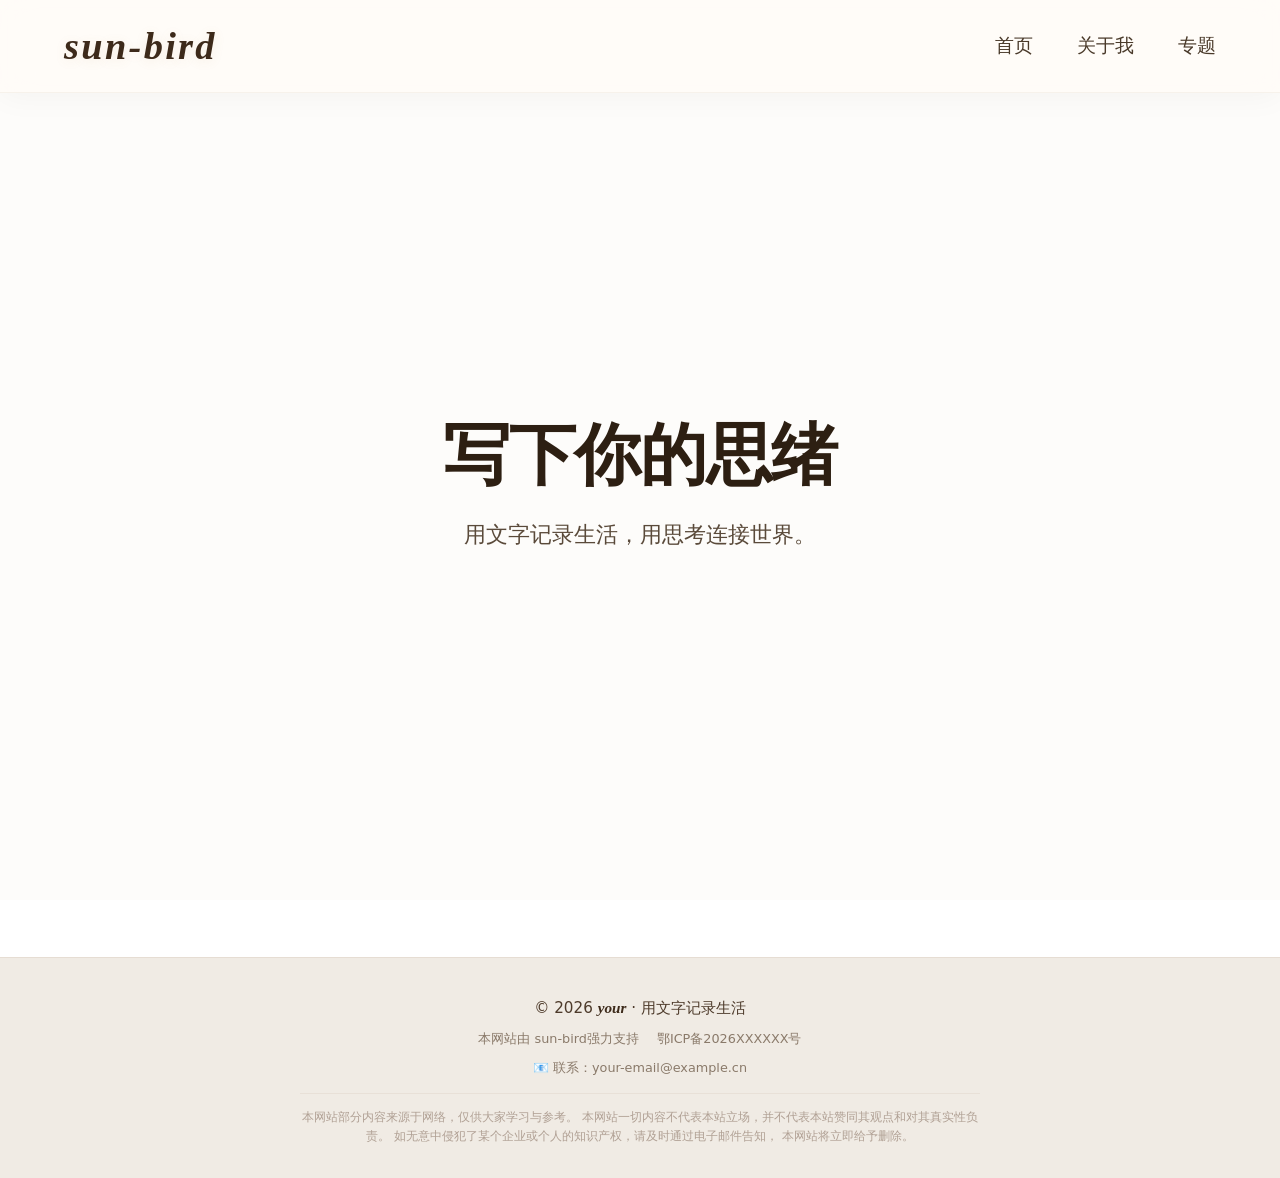
<file: my-blog/index.html>
<!DOCTYPE html>
<html lang="zh-CN">
<head>
    <meta charset="UTF-8" />
    <meta name="viewport" content="width=device-width, initial-scale=1.0" />
    <title>sun-bird · 首页</title>
    <link rel="stylesheet" href="css/style.css" />
</head>
<body>

    <!-- ====== 导航栏 ====== -->
    <nav class="navbar">
        <a href="index.html" class="brand">sun-bird</a>
        <ul class="nav-links">
            <li><a href="index.html">首页</a></li>
            <li><a href="about.html">关于我</a></li>
            <li><a href="topics.html">专题</a></li>
        </ul>
    </nav>

    <!-- ====== 首页内容（居中） ====== -->
    <main class="page page-home">
        <h1>写下你的思绪</h1>
        <p class="sub">用文字记录生活，用思考连接世界。</p>
    </main>
	
	<!-- ====== 页脚 ====== -->
	<footer class="site-footer">
	    <div class="footer-inner">
	        <div class="footer-copy">
	            © 2026 <span class="brand-foot">your</span> · 用文字记录生活
	        </div>
	        <div class="footer-meta">
	            <span>本网站由 <a href="#" target="_blank">sun-bird</a>强力支持</span>
	            <span>鄂ICP备2026XXXXXX号</span>
	        </div>
	        <div class="footer-meta">
	            <span>📧 联系：<a href="mailto:sara@poetize.cn">your-email@example.cn</a></span>
	        </div>
	        <div class="footer-disclaimer">
	            本网站部分内容来源于网络，仅供大家学习与参考。
	            本网站一切内容不代表本站立场，并不代表本站赞同其观点和对其真实性负责。
	            如无意中侵犯了某个企业或个人的知识产权，请及时通过电子邮件告知，
	            本网站将立即给予删除。
	        </div>
	    </div>
	</footer>

    <script src="js/main.js"></script>
</body>
</html>
</file>
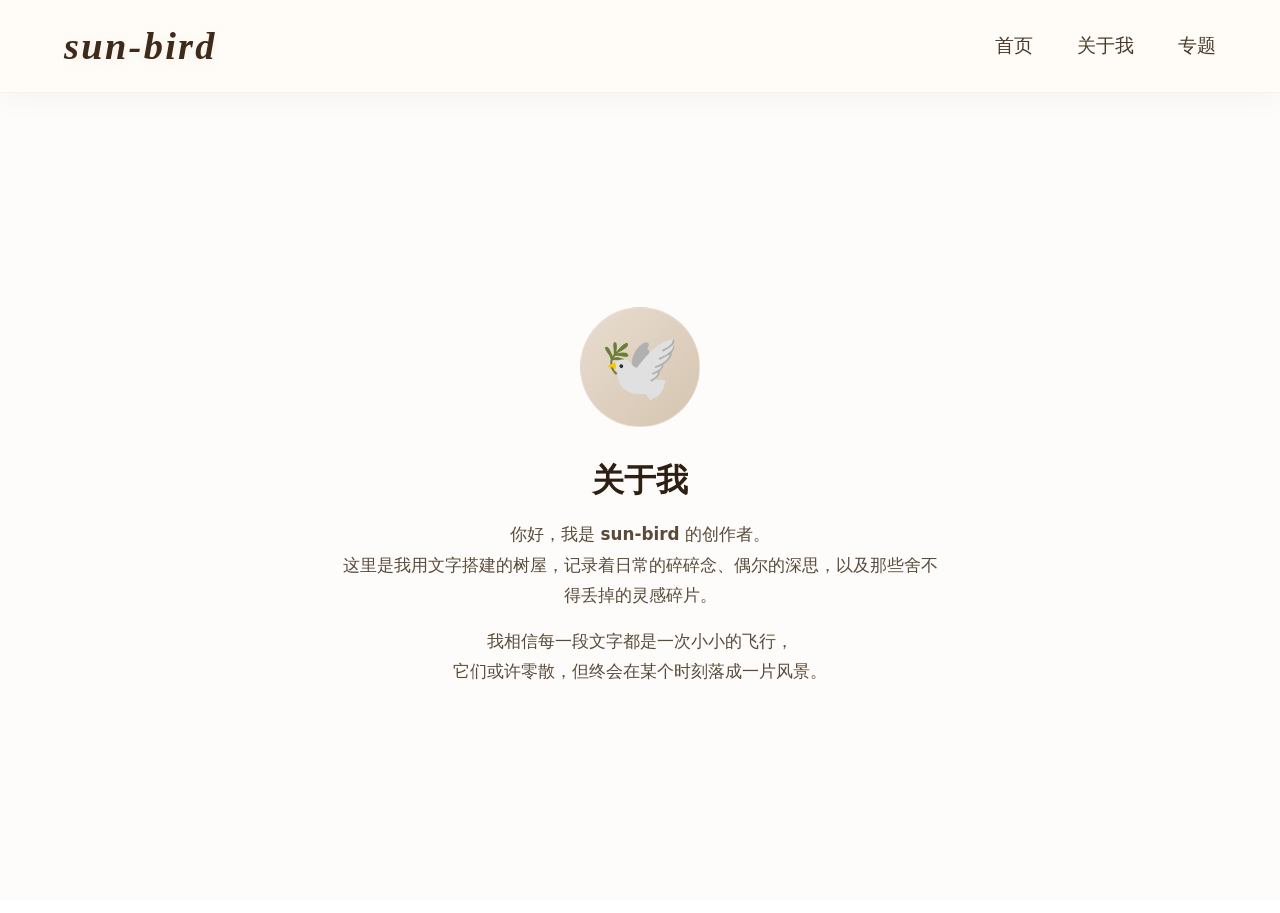
<file: my-blog/about.html>
<!DOCTYPE html>
<html lang="zh-CN">
<head>
    <meta charset="UTF-8" />
    <meta name="viewport" content="width=device-width, initial-scale=1.0" />
    <title>sun-bird · 关于我</title>
    <link rel="stylesheet" href="css/style.css" />
</head>
<body>

    <nav class="navbar">
        <a href="index.html" class="brand">sun-bird</a>
        <ul class="nav-links">
            <li><a href="index.html">首页</a></li>
            <li><a href="about.html">关于我</a></li>
            <li><a href="topics.html">专题</a></li>
        </ul>
    </nav>

<main class="page page-about">
    <div class="about-grid">
        <div class="about-avatar">🕊️</div>
        <div class="about-text">
            <h2>关于我</h2>
            <p>你好，我是 <strong>sun-bird</strong> 的创作者。<br />这里是我用文字搭建的树屋，记录着日常的碎碎念、偶尔的深思，以及那些舍不得丢掉的灵感碎片。</p>
            <p>我相信每一段文字都是一次小小的飞行，<br />它们或许零散，但终会在某个时刻落成一片风景。</p>
        </div>
    </div>
</main>
	<div id="footers-placeholder"></div>
    <script src="js/main.js"></script>
</body>
</html>
</file>
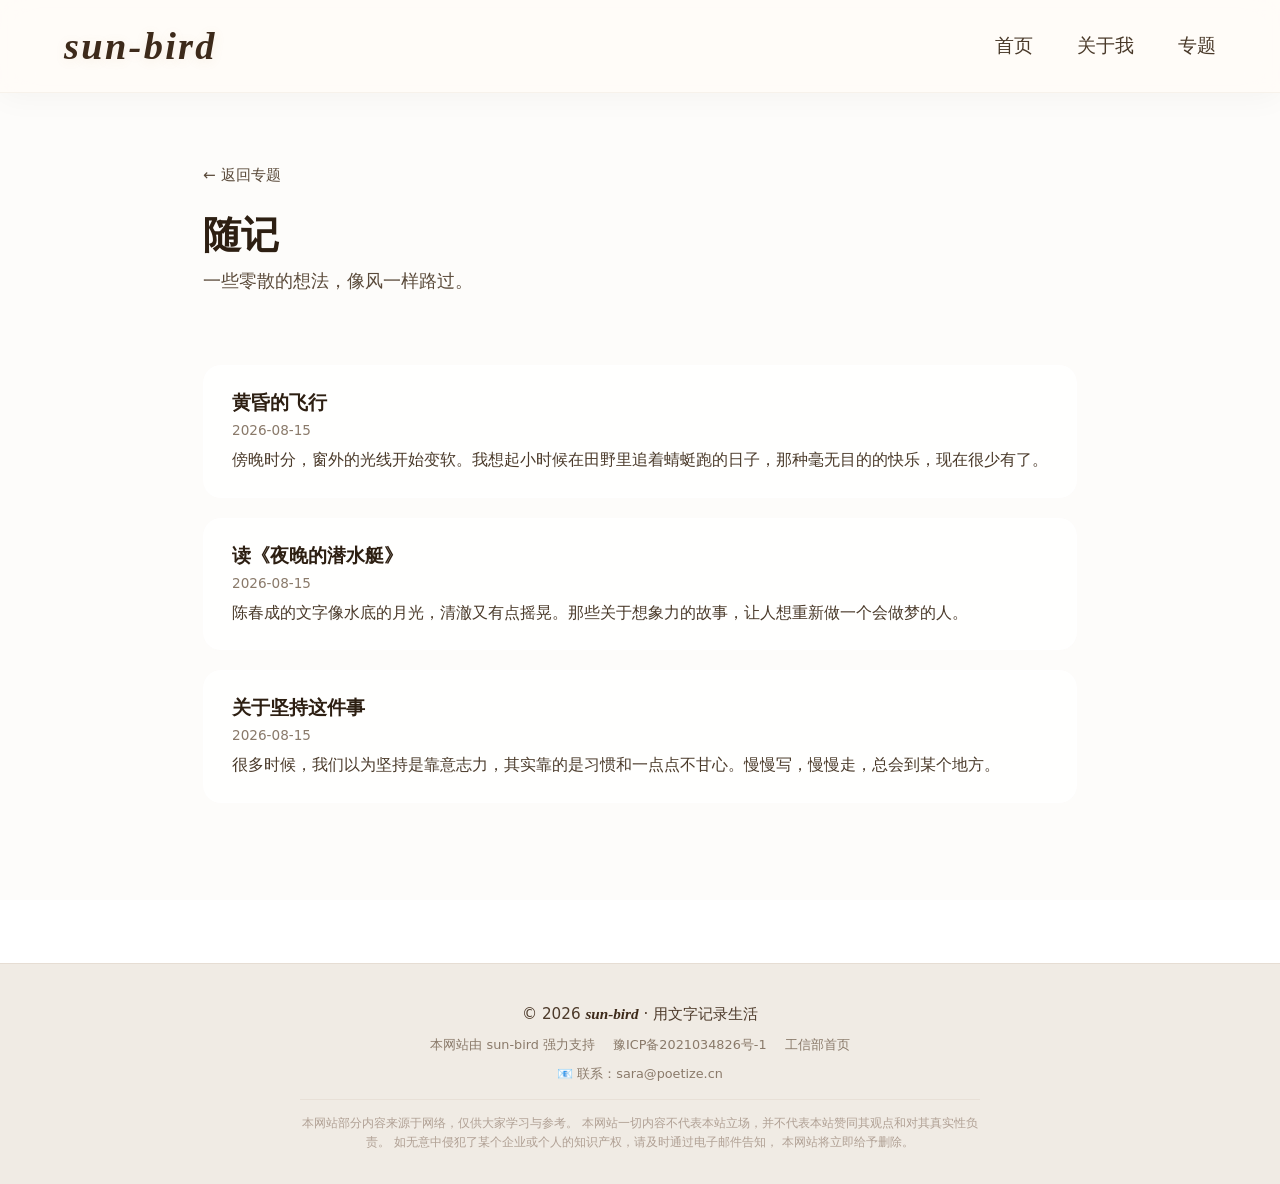
<file: my-blog/notes.html>
<!DOCTYPE html>
<html lang="zh-CN">
<head>
    <meta charset="UTF-8" />
    <meta name="viewport" content="width=device-width, initial-scale=1.0" />
    <title>sun-bird · 随记</title>
    <link rel="stylesheet" href="css/style.css" />
</head>
<body>

    <!-- ====== 导航栏 ====== -->
    <nav class="navbar">
        <a href="index.html" class="brand">sun-bird</a>
        <ul class="nav-links">
            <li><a href="index.html">首页</a></li>
            <li><a href="about.html">关于我</a></li>
            <li><a href="topics.html">专题</a></li>
        </ul>
    </nav>

    <!-- ====== 随记内容 ====== -->
    <main class="page">
        <a href="topics.html" class="back-link">← 返回专题</a>
        
        <div style="display: flex; justify-content: space-between; align-items: center; flex-wrap: wrap; gap: 12px;">
            <div>
                <h1 class="section-title">随记</h1>
                <p class="section-desc">一些零散的想法，像风一样路过。</p>
            </div>
            <!-- 管理按钮（仅管理员可见） -->
            <div id="admin-controls" style="display: none;">
                <button onclick="showAddForm()" style="padding: 10px 24px; background: #3d2a1a; color: #fff; border: none; border-radius: 12px; cursor: pointer; font-size: 0.9rem;">+ 添加随记</button>
                <button onclick="logout()" style="padding: 10px 18px; background: transparent; color: #8a7a6a; border: 1px solid #ddd; border-radius: 12px; cursor: pointer; font-size: 0.9rem; margin-left: 8px;">退出管理</button>
            </div>
        </div>

        <!-- 文章列表容器 -->
        <div id="post-list" class="post-list"></div>
    </main>

    <!-- ====== 添加表单（弹窗） ====== -->
    <div id="add-modal" style="display: none; position: fixed; top: 0; left: 0; width: 100%; height: 100%; background: rgba(0,0,0,0.4); backdrop-filter: blur(4px); justify-content: center; align-items: center; z-index: 999;">
        <div style="background: #fff; padding: 40px 36px; border-radius: 24px; max-width: 520px; width: 90%; box-shadow: 0 24px 64px rgba(0,0,0,0.15);">
            <h2 style="margin-bottom: 20px; font-size: 1.5rem;">📝 添加新随记</h2>
            <div style="margin-bottom: 16px;">
                <label style="display: block; font-weight: 500; margin-bottom: 4px; font-size: 0.9rem;">标题</label>
                <input id="new-title" type="text" style="width: 100%; padding: 12px 16px; border: 1.5px solid #e6ddd4; border-radius: 12px; font-size: 1rem;" placeholder="输入标题..." />
            </div>
            <div style="margin-bottom: 16px;">
                <label style="display: block; font-weight: 500; margin-bottom: 4px; font-size: 0.9rem;">日期 / 标签</label>
                <input id="new-date" type="text" style="width: 100%; padding: 12px 16px; border: 1.5px solid #e6ddd4; border-radius: 12px; font-size: 1rem;" placeholder="例如：2025-01-15" />
            </div>
            <div style="margin-bottom: 20px;">
                <label style="display: block; font-weight: 500; margin-bottom: 4px; font-size: 0.9rem;">内容</label>
                <textarea id="new-content" rows="4" style="width: 100%; padding: 12px 16px; border: 1.5px solid #e6ddd4; border-radius: 12px; font-size: 1rem; resize: vertical;" placeholder="写点东西..."></textarea>
            </div>
            <div style="display: flex; gap: 12px; justify-content: flex-end;">
                <button onclick="closeAddForm()" style="padding: 10px 24px; background: transparent; color: #8a7a6a; border: 1.5px solid #e6ddd4; border-radius: 12px; cursor: pointer;">取消</button>
                <button onclick="saveNewNote()" style="padding: 10px 28px; background: #3d2a1a; color: #fff; border: none; border-radius: 12px; cursor: pointer; font-weight: 500;">发布</button>
            </div>
        </div>
    </div>

    <!-- ====== 页脚 ====== -->
    <footer class="site-footer">
        <div class="footer-inner">
            <div class="footer-copy">© 2026 <span class="brand-foot">sun-bird</span> · 用文字记录生活</div>
            <div class="footer-meta">
                <span>本网站由 <a href="#" target="_blank">sun-bird</a> 强力支持</span>
                <span>豫ICP备2021034826号-1</span>
				<a href="https://wap.miit.gov.cn/">工信部首页</a>
            </div>
            <div class="footer-meta">
                <span>📧 联系：<a href="mailto:sara@poetize.cn">sara@poetize.cn</a></span>
            </div>
            <div class="footer-disclaimer">
                本网站部分内容来源于网络，仅供大家学习与参考。
                本网站一切内容不代表本站立场，并不代表本站赞同其观点和对其真实性负责。
                如无意中侵犯了某个企业或个人的知识产权，请及时通过电子邮件告知，
                本网站将立即给予删除。
            </div>
        </div>
    </footer>

    <script src="js/admin.js"></script>
    <script src="js/main.js"></script>

    <script>
        // ============================================
        // 随记页面专属逻辑
        // ============================================

        const STORAGE_KEY = 'sunbird_notes';

        // 初始化数据
        initStorage(STORAGE_KEY, getDefaultNotes());

        // 渲染列表
        function renderNotes() {
            const container = document.getElementById('post-list');
            const notes = getStorageData(STORAGE_KEY);
            const admin = isAdmin();

            if (notes.length === 0) {
                container.innerHTML = `<p style="color: #b0a094; text-align: center; padding: 40px 0;">还没有随记，写一篇吧 ✍️</p>`;
                return;
            }

            container.innerHTML = notes.map(note => `
                <div class="post-item" style="position: relative;">
                    ${admin ? `<button onclick="deleteNote('${STORAGE_KEY}', '${note.id}')" style="position: absolute; top: 12px; right: 16px; background: transparent; border: none; color: #cc9999; cursor: pointer; font-size: 1.1rem; opacity: 0.6; transition: opacity 0.2s;" onmouseover="this.style.opacity=1" onmouseout="this.style.opacity=0.6">✕</button>` : ''}
                    <h4>${note.title}</h4>
                    <span class="meta">${note.date}</span>
                    <p>${note.content}</p>
                </div>
            `).join('');
        }

        // 显示添加表单
        function showAddForm() {
            if (!checkAuth()) return;
            document.getElementById('add-modal').style.display = 'flex';
            document.getElementById('new-title').value = '';
            document.getElementById('new-date').value = '';
            document.getElementById('new-content').value = '';
        }

        function closeAddForm() {
            document.getElementById('add-modal').style.display = 'none';
        }

        // 保存新随记
        function saveNewNote() {
            const title = document.getElementById('new-title').value.trim();
            const date = document.getElementById('new-date').value.trim();
            const content = document.getElementById('new-content').value.trim();

            if (!title || !date || !content) {
                alert('请完整填写标题、日期和内容');
                return;
            }

            const notes = getStorageData(STORAGE_KEY);
            notes.unshift({
                id: Date.now(),
                title: title,
                date: date,
                content: content
            });
            setStorageData(STORAGE_KEY, notes);
            closeAddForm();
            renderNotes();
        }

        // 删除（通用）
        function deleteNote(key, id) {
            if (!confirm('确定要删除这篇吗？')) return;
            let data = getStorageData(key);
            data = data.filter(item => item.id !== Number(id));
            setStorageData(key, data);
            renderNotes();
        }

        // 页面加载时执行
        document.addEventListener('DOMContentLoaded', function() {
            // 如果是管理员，显示管理按钮
            if (isAdmin()) {
                document.getElementById('admin-controls').style.display = 'block';
            }

            // 双击标题区域可唤起登录（方便你进入管理）
            const titleArea = document.querySelector('.section-title');
            if (titleArea) {
                titleArea.addEventListener('dblclick', function(e) {
                    if (!isAdmin()) {
                        checkAuth();
                        location.reload();
                    }
                });
            }

            renderNotes();
        });
    </script>
</body>
</html>
</file>
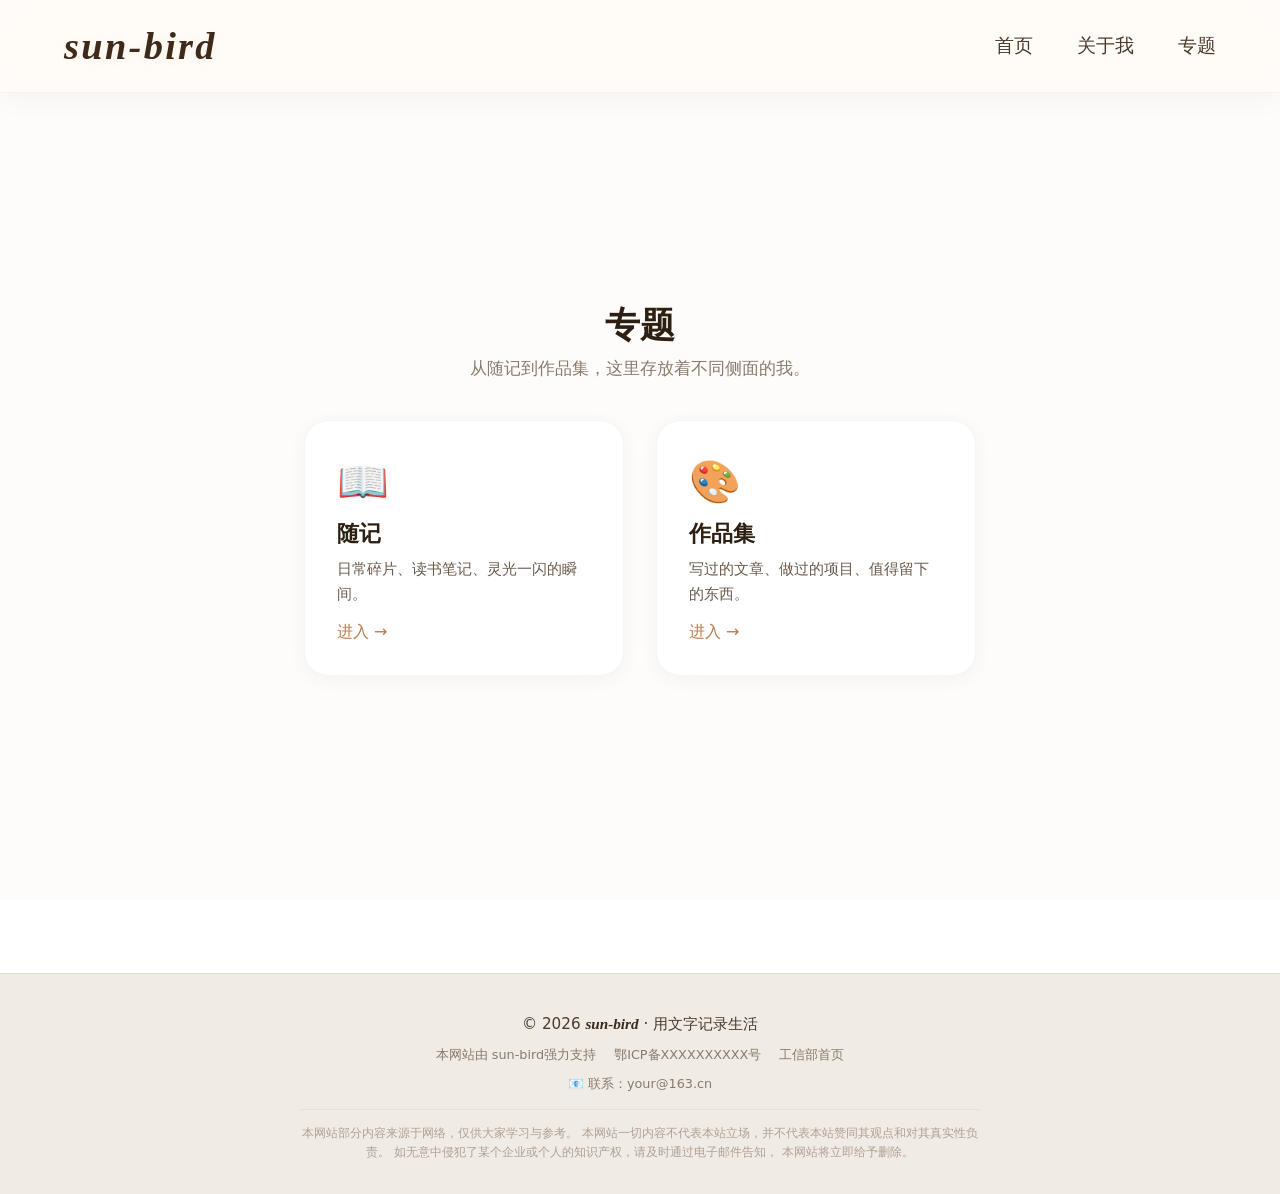
<file: my-blog/topics.html>
<!DOCTYPE html>
<html lang="zh-CN">
<head>
    <meta charset="UTF-8" />
    <meta name="viewport" content="width=device-width, initial-scale=1.0" />
    <title>sun-bird · 专题</title>
    <link rel="stylesheet" href="css/style.css" />
</head>
<body>

    <nav class="navbar">
        <a href="index.html" class="brand">sun-bird</a>
        <ul class="nav-links">
            <li><a href="index.html">首页</a></li>
            <li><a href="about.html">关于我</a></li>
            <li><a href="topics.html">专题</a></li>
        </ul>
    </nav>

    <main class="page page-topics">
        <div class="topics-content">
            <h1 class="section-title">专题</h1>
            <p class="section-desc">从随记到作品集，这里存放着不同侧面的我。</p>
            <div class="card-grid">
                <a href="notes.html" class="card">
                    <span class="icon">📖</span>
                    <h3>随记</h3>
                    <p>日常碎片、读书笔记、灵光一闪的瞬间。</p>
                    <span class="arrow">进入 →</span>
                </a>
                <a href="works.html" class="card">
                    <span class="icon">🎨</span>
                    <h3>作品集</h3>
                    <p>写过的文章、做过的项目、值得留下的东西。</p>
                    <span class="arrow">进入 →</span>
                </a>
            </div>
        </div>
    </main>
	
	<!-- ====== 页脚 ====== -->
	<footer class="site-footer">
	    <div class="footer-inner">
	        <div class="footer-copy">
	            © 2026 <span class="brand-foot">sun-bird</span> · 用文字记录生活
	        </div>
	        <div class="footer-meta">
	            <span>本网站由 <a href="#" target="_blank">sun-bird</a>强力支持</span>
	            <span>鄂ICP备XXXXXXXXXX号</span>
				<a href="https://wap.miit.gov.cn/">工信部首页</a>
	        </div>
	        <div class="footer-meta">
	            <span>📧 联系：<a href="mailto:sara@poetize.cn">your@163.cn</a></span>
	        </div>
	        <div class="footer-disclaimer">
	            本网站部分内容来源于网络，仅供大家学习与参考。
	            本网站一切内容不代表本站立场，并不代表本站赞同其观点和对其真实性负责。
	            如无意中侵犯了某个企业或个人的知识产权，请及时通过电子邮件告知，
	            本网站将立即给予删除。
	        </div>
	    </div>
	</footer>
	
    <script src="js/main.js"></script>
</body>
</html>
</file>
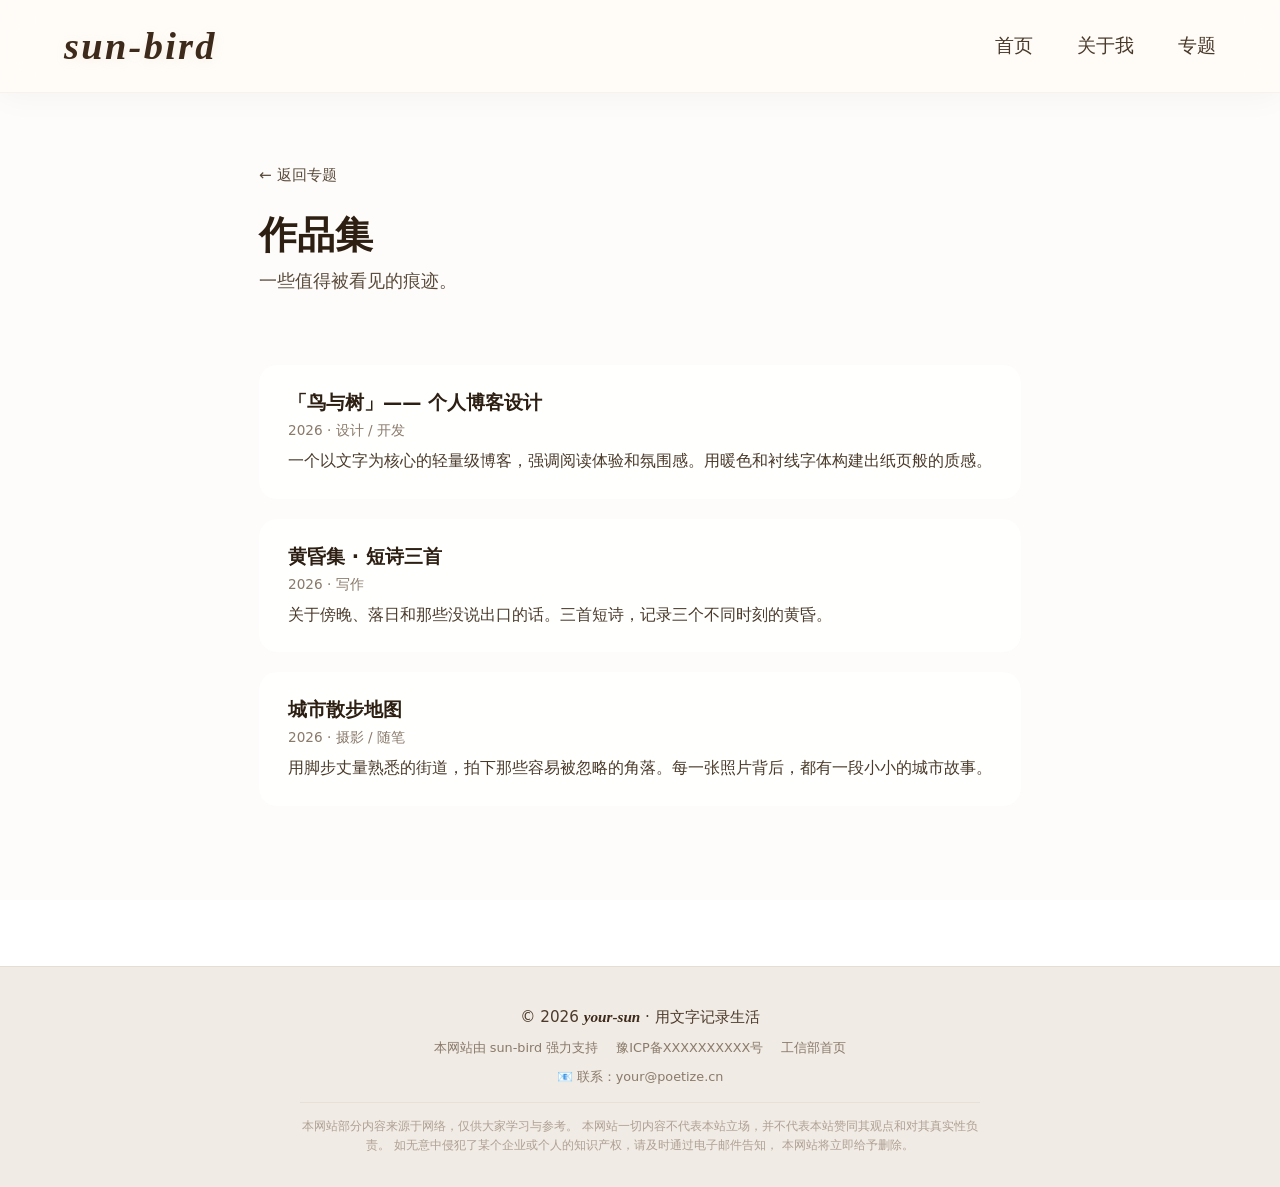
<file: my-blog/works.html>
<!DOCTYPE html>
<html lang="zh-CN">
<head>
    <meta charset="UTF-8" />
    <meta name="viewport" content="width=device-width, initial-scale=1.0" />
    <title>sun-bird · 作品集</title>
    <link rel="stylesheet" href="css/style.css" />
</head>
<body>

    <!-- ====== 导航栏 ====== -->
    <nav class="navbar">
        <a href="index.html" class="brand">sun-bird</a>
        <ul class="nav-links">
            <li><a href="index.html">首页</a></li>
            <li><a href="about.html">关于我</a></li>
            <li><a href="topics.html">专题</a></li>
        </ul>
    </nav>

    <!-- ====== 作品集内容 ====== -->
    <main class="page">
        <a href="topics.html" class="back-link">← 返回专题</a>
        
        <div style="display: flex; justify-content: space-between; align-items: center; flex-wrap: wrap; gap: 12px;">
            <div>
                <h1 class="section-title">作品集</h1>
                <p class="section-desc">一些值得被看见的痕迹。</p>
            </div>
            <!-- 管理按钮（仅管理员可见） -->
            <div id="admin-controls" style="display: none;">
                <button onclick="showAddForm()" style="padding: 10px 24px; background: #3d2a1a; color: #fff; border: none; border-radius: 12px; cursor: pointer; font-size: 0.9rem;">+ 添加作品</button>
                <button onclick="logout()" style="padding: 10px 18px; background: transparent; color: #8a7a6a; border: 1px solid #ddd; border-radius: 12px; cursor: pointer; font-size: 0.9rem; margin-left: 8px;">退出管理</button>
            </div>
        </div>

        <!-- 作品列表容器 -->
        <div id="post-list" class="post-list"></div>
    </main>

    <!-- ====== 添加表单（弹窗） ====== -->
    <div id="add-modal" style="display: none; position: fixed; top: 0; left: 0; width: 100%; height: 100%; background: rgba(0,0,0,0.4); backdrop-filter: blur(4px); justify-content: center; align-items: center; z-index: 999;">
        <div style="background: #fff; padding: 40px 36px; border-radius: 24px; max-width: 520px; width: 90%; box-shadow: 0 24px 64px rgba(0,0,0,0.15);">
            <h2 style="margin-bottom: 20px; font-size: 1.5rem;">🎨 添加新作品</h2>
            <div style="margin-bottom: 16px;">
                <label style="display: block; font-weight: 500; margin-bottom: 4px; font-size: 0.9rem;">作品名称</label>
                <input id="new-title" type="text" style="width: 100%; padding: 12px 16px; border: 1.5px solid #e6ddd4; border-radius: 12px; font-size: 1rem;" placeholder="输入作品名..." />
            </div>
            <div style="margin-bottom: 16px;">
                <label style="display: block; font-weight: 500; margin-bottom: 4px; font-size: 0.9rem;">日期 / 标签</label>
                <input id="new-date" type="text" style="width: 100%; padding: 12px 16px; border: 1.5px solid #e6ddd4; border-radius: 12px; font-size: 1rem;" placeholder="例如：2025 · 设计" />
            </div>
            <div style="margin-bottom: 20px;">
                <label style="display: block; font-weight: 500; margin-bottom: 4px; font-size: 0.9rem;">简介</label>
                <textarea id="new-content" rows="4" style="width: 100%; padding: 12px 16px; border: 1.5px solid #e6ddd4; border-radius: 12px; font-size: 1rem; resize: vertical;" placeholder="简单介绍一下..."></textarea>
            </div>
            <div style="display: flex; gap: 12px; justify-content: flex-end;">
                <button onclick="closeAddForm()" style="padding: 10px 24px; background: transparent; color: #8a7a6a; border: 1.5px solid #e6ddd4; border-radius: 12px; cursor: pointer;">取消</button>
                <button onclick="saveNewWork()" style="padding: 10px 28px; background: #3d2a1a; color: #fff; border: none; border-radius: 12px; cursor: pointer; font-weight: 500;">发布</button>
            </div>
        </div>
    </div>

    <!-- ====== 页脚 ====== -->
    <footer class="site-footer">
        <div class="footer-inner">
            <div class="footer-copy">© 2026 <span class="brand-foot">your-sun</span> · 用文字记录生活</div>
            <div class="footer-meta">
                <span>本网站由 <a href="#" target="_blank">sun-bird</a> 强力支持</span>
                <span>豫ICP备XXXXXXXXXX号</span>
				<a href="https://wap.miit.gov.cn/">工信部首页</a>
            </div>
            <div class="footer-meta">
                <span>📧 联系：<a href="mailto:sara@poetize.cn">your@poetize.cn</a></span>
            </div>
            <div class="footer-disclaimer">
                本网站部分内容来源于网络，仅供大家学习与参考。
                本网站一切内容不代表本站立场，并不代表本站赞同其观点和对其真实性负责。
                如无意中侵犯了某个企业或个人的知识产权，请及时通过电子邮件告知，
                本网站将立即给予删除。
            </div>
        </div>
    </footer>

    <script src="js/admin.js"></script>
    <script src="js/main.js"></script>

    <script>
        // ============================================
        // 作品集页面专属逻辑
        // ============================================

        const STORAGE_KEY = 'sunbird_works';

        initStorage(STORAGE_KEY, getDefaultWorks());

        function renderWorks() {
            const container = document.getElementById('post-list');
            const works = getStorageData(STORAGE_KEY);
            const admin = isAdmin();

            if (works.length === 0) {
                container.innerHTML = `<p style="color: #b0a094; text-align: center; padding: 40px 0;">还没有作品，发布一个吧 ✨</p>`;
                return;
            }

            container.innerHTML = works.map(item => `
                <div class="post-item" style="position: relative;">
                    ${admin ? `<button onclick="deleteWork('${item.id}')" style="position: absolute; top: 12px; right: 16px; background: transparent; border: none; color: #cc9999; cursor: pointer; font-size: 1.1rem; opacity: 0.6; transition: opacity 0.2s;" onmouseover="this.style.opacity=1" onmouseout="this.style.opacity=0.6">✕</button>` : ''}
                    <h4>${item.title}</h4>
                    <span class="meta">${item.date}</span>
                    <p>${item.content}</p>
                </div>
            `).join('');
        }

        function showAddForm() {
            if (!checkAuth()) return;
            document.getElementById('add-modal').style.display = 'flex';
            document.getElementById('new-title').value = '';
            document.getElementById('new-date').value = '';
            document.getElementById('new-content').value = '';
        }

        function closeAddForm() {
            document.getElementById('add-modal').style.display = 'none';
        }

        function saveNewWork() {
            const title = document.getElementById('new-title').value.trim();
            const date = document.getElementById('new-date').value.trim();
            const content = document.getElementById('new-content').value.trim();

            if (!title || !date || !content) {
                alert('请完整填写作品名、日期和简介');
                return;
            }

            const works = getStorageData(STORAGE_KEY);
            works.unshift({
                id: Date.now(),
                title: title,
                date: date,
                content: content
            });
            setStorageData(STORAGE_KEY, works);
            closeAddForm();
            renderWorks();
        }

        function deleteWork(id) {
            if (!confirm('确定要删除这个作品吗？')) return;
            let works = getStorageData(STORAGE_KEY);
            works = works.filter(item => item.id !== Number(id));
            setStorageData(STORAGE_KEY, works);
            renderWorks();
        }

        document.addEventListener('DOMContentLoaded', function() {
            if (isAdmin()) {
                document.getElementById('admin-controls').style.display = 'block';
            }

            const titleArea = document.querySelector('.section-title');
            if (titleArea) {
                titleArea.addEventListener('dblclick', function() {
                    if (!isAdmin()) {
                        checkAuth();
                        location.reload();
                    }
                });
            }

            renderWorks();
        });
    </script>
</body>
</html>
</file>
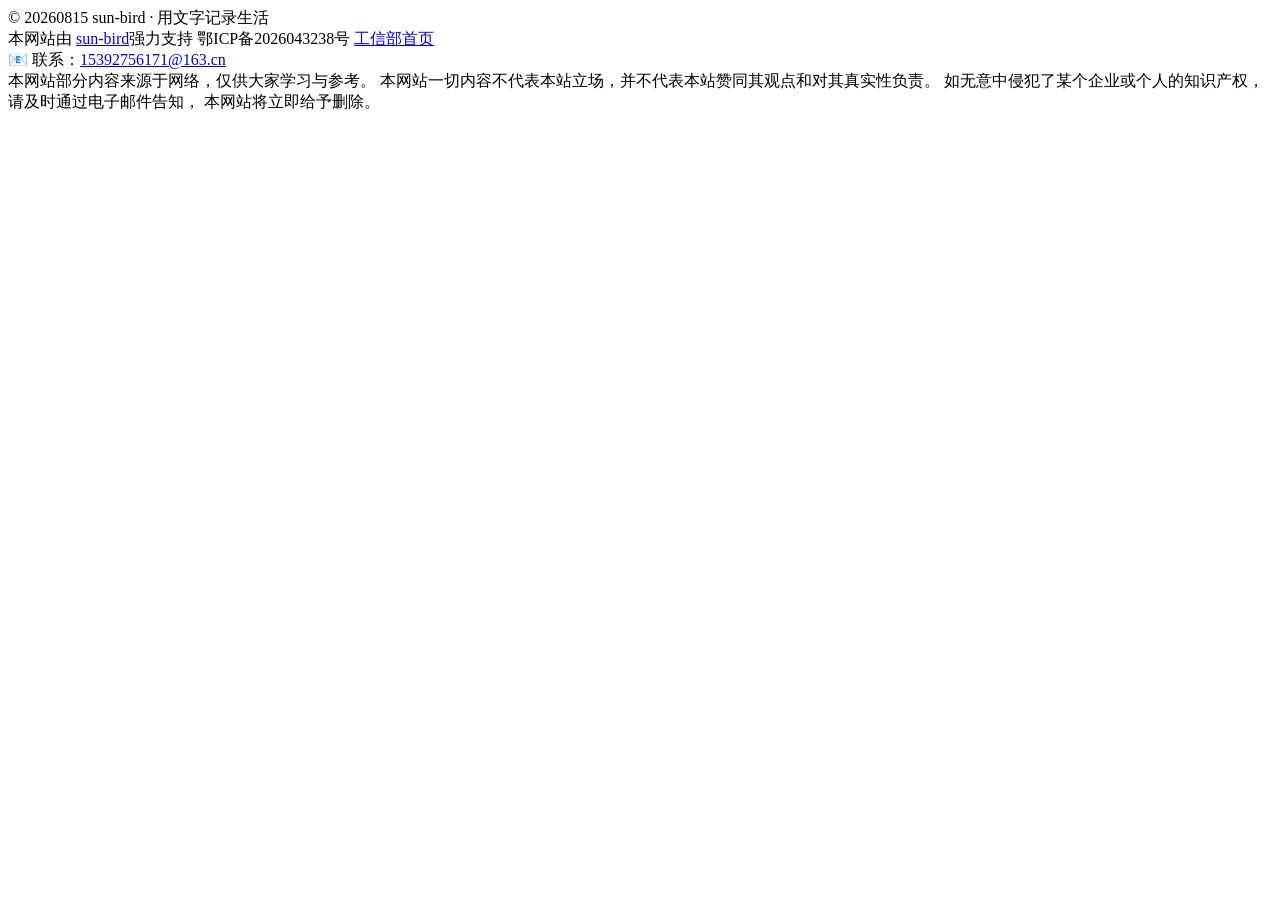
<file: my-blog/html/footers.html>
<!DOCTYPE html>
<html>
	<head>
		<meta charset="utf-8">
		<title></title>
	</head>
	<body>
		<!-- ====== 页脚 ====== -->
		<footer class="site-footer">
		    <div class="footer-inner">
		        <div class="footer-copy">
		            © 20260815 <span class="brand-foot">sun-bird</span> · 用文字记录生活
		        </div>
		        <div class="footer-meta">
		            <span>本网站由 <a href="#" target="_blank">sun-bird</a>强力支持</span>
		            <span>鄂ICP备2026043238号</span>
					<a href="https://wap.miit.gov.cn/">工信部首页</a>
		        </div>
		        <div class="footer-meta">
		            <span>📧 联系：<a href="mailto:sara@poetize.cn">15392756171@163.cn</a></span>
		        </div>
		        <div class="footer-disclaimer">
		            本网站部分内容来源于网络，仅供大家学习与参考。
		            本网站一切内容不代表本站立场，并不代表本站赞同其观点和对其真实性负责。
		            如无意中侵犯了某个企业或个人的知识产权，请及时通过电子邮件告知，
		            本网站将立即给予删除。
		        </div>
		    </div>
		</footer>
	</body>
</html>
</file>
<file: my-blog/css/style.css>
/* ========== 全局重置 ========== */
* {
    margin: 0;
    padding: 0;
    box-sizing: border-box;
}

/* ======================================================
   1. 页面背景（自定义图片）
   ====================================================== */
body {
    font-family: system-ui, -apple-system, 'Segoe UI', Roboto, sans-serif;
    color: #2d1f12;
    min-height: 100vh;

    /* ---------- 自定义背景图 ---------- */
    background-image: url(''); /* 替换成你的图片链接 */
    background-size: cover;           /* 铺满全屏 */
    background-position: center;      /* 居中显示 */
    background-attachment: fixed;     /* 固定背景（滚动时图片不动，更有沉浸感） */

    /* 为了让文字更清晰，叠加一层半透明遮罩 */
    position: relative;
}

/* 遮罩层：让背景变暗/柔化，突出前景文字 */
body::before {
    content: '';
    position: fixed;                 /* 固定定位，覆盖整个视口 */
    top: 0;
    left: 0;
    width: 100%;
    height: 100%;
    background: rgba(248, 245, 240, 0.35);  /* 降低透明度，让背景图透出来 */ /* 暖白半透明，可调整透明度 */
    z-index: 0;                      /* 放在最底层，但不遮挡内容 */
    pointer-events: none;            /* 让鼠标穿透，不影响点击 */
}

/* 所有内容放在层级之上 */
body > * {
    position: relative;
    z-index: 1;
}

/* ======================================================
   2. 顶部导航栏（加大版）
   ====================================================== */
.navbar {
    display: flex;
    align-items: center;
    justify-content: space-between;

    /* 加大内边距：上下 24px，左右 64px（原来 16px 48px） */
    padding: 24px 64px;

    background: rgba(255, 252, 248, 0.78);
    backdrop-filter: blur(16px);      /* 毛玻璃效果加强 */
    border-bottom: 1px solid rgba(200, 180, 160, 0.15);
    position: sticky;
    top: 0;
    z-index: 100;

    /* 增加一点底部阴影，让它更立体 */
    box-shadow: 0 4px 30px rgba(0, 0, 0, 0.04);
}

/* 品牌 Logo — 字体加大，更有冲击力 */
.brand {
    font-family: 'Georgia', 'Times New Roman', serif;
    font-style: italic;
    font-weight: 700;
    font-size: 2.4rem;               /* 从 1.8rem 加大到 2.4rem */
    color: #3d2a1a;
    letter-spacing: 0.06em;
    text-shadow: 0 2px 12px rgba(180, 130, 70, 0.12);
    text-decoration: none;
    cursor: default;
    transform-origin: center bottom;
    transition: transform 0.3s ease;
}

.brand:hover {
    animation: birdFly 0.6s cubic-bezier(0.34, 1.56, 0.64, 1) 3;
}

@keyframes birdFly {
    0%   { transform: translateY(0) rotate(0deg) scale(1); }
    25%  { transform: translateY(-12px) rotate(4deg) scale(1.04); }
    50%  { transform: translateY(-2px) rotate(-2deg) scale(0.97); }
    75%  { transform: translateY(-8px) rotate(3deg) scale(1.02); }
    100% { transform: translateY(0) rotate(0deg) scale(1); }
}

/* 导航菜单 */
.nav-links {
    display: flex;
    gap: 44px;                       /* 从 32px 加大到 44px，更舒展 */
    list-style: none;
}

.nav-links a {
    color: #4a3a2a;
    text-decoration: none;
    font-size: 1.2rem;               /* 从 1rem 加大到 1.2rem */
    font-weight: 450;
    padding: 8px 0;                  /* 增加点击区域 */
    border-bottom: 3px solid transparent;
    transition: all 0.3s ease;
}

.nav-links a:hover {
    color: #b87a4b;
    border-bottom-color: #b87a4b;
}

.nav-links a.active {
    color: #b87a4b;
    border-bottom-color: #b87a4b;
    font-weight: 600;
}

/* ======================================================
   3. 页面主容器（稍微加大间距）
   ====================================================== */
.page {
    max-width: 1100px;
    margin: 0 auto;
    padding: 72px 48px 100px;        /* 上下左右都加了一点 */
    min-height: calc(100vh - 96px);
}

/* ======================================================
   4. 首页：居中欢迎（文字加一点深度）
   ====================================================== */
.page-home {
    display: flex;
    flex-direction: column;
    justify-content: center;
    align-items: center;
    text-align: center;
    min-height: calc(100vh - 96px);
}

.page-home h1 {
    font-size: 4.2rem;
    font-weight: 600;
    color: #2d1f12;
    letter-spacing: -0.02em;
    margin-bottom: 16px;
    text-shadow: 0 4px 20px rgba(255, 255, 255, 0.3); /* 在图片上更清晰 */
}

.page-home .sub {
    font-size: 1.4rem;
    color: #5a4a3a;
    max-width: 520px;
    line-height: 1.6;
    text-shadow: 0 2px 12px rgba(255, 255, 255, 0.2);
}

/* ======================================================
   5. 关于我 / 卡片 / 列表（保留原来样式，微调圆角）
   ====================================================== */
.about-grid {
    display: grid;
    grid-template-columns: 1fr 2fr;
    gap: 48px;
    margin-top: 32px;
}

.about-avatar {
    width: 100%;
    aspect-ratio: 1 / 1;
    background: rgba(232, 221, 208, 0.7);
    backdrop-filter: blur(4px);
    border-radius: 28px;
    display: flex;
    align-items: center;
    justify-content: center;
    font-size: 6rem;
    color: #8a7a6a;
    border: 1px solid rgba(255, 255, 255, 0.2);
}

.about-text h2 {
    font-size: 2rem;
    margin-bottom: 16px;
}

.about-text p {
    color: #3d2d1d;
    line-height: 1.8;
    margin-bottom: 16px;
    font-size: 1.05rem;
}

/* 专题卡片 */
.section-title {
    font-size: 2.4rem;
    font-weight: 600;
    margin-bottom: 8px;
}

.section-desc {
    color: #5a4a3a;
    margin-bottom: 40px;
    font-size: 1.1rem;
}

.card-grid {
    display: grid;
    grid-template-columns: 1fr 1fr;
    gap: 32px;
}

.card {
    background: rgba(255, 255, 255, 0.85);
    backdrop-filter: blur(8px);
    border-radius: 28px;
    padding: 36px 32px 32px;
    box-shadow: 0 4px 24px rgba(0, 0, 0, 0.04);
    border: 1px solid rgba(255, 255, 255, 0.4);
    transition: transform 0.25s, box-shadow 0.25s;
    text-decoration: none;
    color: inherit;
    display: block;
}

.card:hover {
    transform: translateY(-8px);
    box-shadow: 0 16px 48px rgba(0, 0, 0, 0.08);
    background: rgba(255, 255, 255, 0.95);
}

.card .icon {
    font-size: 2.8rem;
    margin-bottom: 12px;
    display: block;
}

.card h3 {
    font-size: 1.5rem;
    margin-bottom: 8px;
}

.card p {
    color: #5a4a3a;
    font-size: 0.95rem;
    line-height: 1.6;
}

.card .arrow {
    display: inline-block;
    margin-top: 16px;
    color: #b87a4b;
    font-weight: 500;
}

/* 列表页（随记/作品集） */
.post-list {
    margin-top: 32px;
    display: flex;
    flex-direction: column;
    gap: 20px;
}

.post-item {
    background: rgba(255, 255, 255, 0.80);
    backdrop-filter: blur(4px);
    border-radius: 18px;
    padding: 24px 28px;
    border: 1px solid rgba(255, 255, 255, 0.3);
    transition: border-color 0.25s, box-shadow 0.25s;
}

.post-item:hover {
    border-color: #d5c4b0;
    box-shadow: 0 4px 20px rgba(0, 0, 0, 0.04);
    background: rgba(255, 255, 255, 0.95);
}

.post-item h4 {
    font-size: 1.2rem;
    margin-bottom: 4px;
}

.post-item .meta {
    font-size: 0.85rem;
    color: #8a7a6a;
}

.post-item p {
    color: #4a3a2a;
    margin-top: 8px;
    line-height: 1.6;
}

/* 返回链接 */
.back-link {
    display: inline-block;
    margin-bottom: 24px;
    color: #5a4a3a;
    text-decoration: none;
    font-size: 0.95rem;
    transition: color 0.2s;
}

.back-link:hover {
    color: #b87a4b;
}

/* ======================================================
   6. 响应式
   ====================================================== */
@media (max-width: 768px) {
    .navbar {
        flex-direction: column;
        gap: 16px;
        padding: 18px 24px;
    }
    .brand {
        font-size: 2rem;
    }
    .nav-links {
        gap: 24px;
        flex-wrap: wrap;
        justify-content: center;
    }
    .nav-links a {
        font-size: 1rem;
    }
    .page-home h1 {
        font-size: 2.8rem;
    }
    .card-grid {
        grid-template-columns: 1fr;
    }
    .about-grid {
        grid-template-columns: 1fr;
        gap: 24px;
    }
    .about-avatar {
        max-width: 160px;
        margin: 0 auto;
    }
    .page {
        padding: 40px 20px 60px;
    }
}
/* ========== 关于我 · 完全居中 ========== */
.page-about {
    display: flex;
    justify-content: center;
    align-items: center;
    min-height: calc(100vh - 80px);  /* 减去导航栏高度 */
    text-align: center;
}

.page-about .about-grid {
    display: flex;
    flex-direction: column;
    align-items: center;
    gap: 32px;
    width: 100%;
    max-width: 640px;
}

.page-about .about-avatar {
    width: 120px;
    height: 120px;
    border-radius: 50%;
    background: linear-gradient(135deg, #e8ddd0, #d5c4b0);
    display: flex;
    align-items: center;
    justify-content: center;
    font-size: 4rem;
    color: #8a7a6a;
    margin: 0 auto;
}

.page-about .about-text {
    max-width: 600px;
}

.page-about .about-text h2 {
    font-size: 2rem;
    margin-bottom: 16px;
}

.page-about .about-text p {
    color: #5a4a3a;
    line-height: 1.8;
    margin-bottom: 16px;
    font-size: 1.05rem;
}

/* ========== 专题 · 完全居中 ========== */
.page-topics {
    display: flex;
    justify-content: center;
    align-items: center;
    min-height: calc(100vh - 80px);
    text-align: center;
}

.page-topics .topics-content {
    width: 100%;
    max-width: 800px;
}

.page-topics .section-title {
    font-size: 2.2rem;
    font-weight: 600;
    margin-bottom: 8px;
}

.page-topics .section-desc {
    color: #8a7a6a;
    margin-bottom: 40px;
    font-size: 1.05rem;
}

.page-topics .card-grid {
    display: flex;
    justify-content: center;
    flex-wrap: wrap;
    gap: 32px;
}

.page-topics .card {
    max-width: 320px;
    flex: 1 1 260px;
    background: #ffffff;
    border-radius: 24px;
    padding: 36px 32px 32px;
    box-shadow: 0 4px 20px rgba(0, 0, 0, 0.04);
    border: 1px solid rgba(200, 180, 160, 0.15);
    transition: transform 0.25s, box-shadow 0.25s;
    text-decoration: none;
    color: inherit;
    text-align: left;
}

.page-topics .card:hover {
    transform: translateY(-6px);
    box-shadow: 0 12px 40px rgba(0, 0, 0, 0.06);
}

.page-topics .card .icon {
    font-size: 2.6rem;
    margin-bottom: 12px;
    display: block;
}

.page-topics .card h3 {
    font-size: 1.4rem;
    margin-bottom: 8px;
}

.page-topics .card p {
    color: #6a5a4a;
    font-size: 0.95rem;
    line-height: 1.6;
}

.page-topics .card .arrow {
    display: inline-block;
    margin-top: 16px;
    color: #b87a4b;
    font-weight: 500;
}
/* ========== 页脚 ========== */
.site-footer {
    background: #f0ebe4;
    border-top: 1px solid rgba(200, 180, 160, 0.25);
    padding: 40px 48px 32px;
    margin-top: 60px;
}

.footer-inner {
    max-width: 1100px;
    margin: 0 auto;
    display: flex;
    flex-direction: column;
    align-items: center;
    text-align: center;
    gap: 12px;
}

.footer-copy {
    font-size: 0.95rem;
    color: #4d3a2a;
    font-weight: 450;
}

.footer-copy .brand-foot {
    font-family: 'Georgia', 'Times New Roman', serif;
    font-style: italic;
    font-weight: 700;
    color: #3d2a1a;
}

.footer-meta {
    font-size: 0.8rem;
    color: #8a7a6a;
    display: flex;
    flex-wrap: wrap;
    justify-content: center;
    gap: 6px 18px;
}

.footer-meta a {
    color: #8a7a6a;
    text-decoration: none;
    transition: color 0.2s;
}

.footer-meta a:hover {
    color: #b87a4b;
    text-decoration: underline;
}

.footer-disclaimer {
    font-size: 0.75rem;
    color: #b0a094;
    max-width: 680px;
    line-height: 1.6;
    margin-top: 4px;
    border-top: 1px solid rgba(200, 180, 160, 0.2);
    padding-top: 14px;
}

/* 保证页脚在内容少时也能贴在底部 */
body {
    display: flex;
    flex-direction: column;
    min-height: 100vh;
}

.site-footer
</file>
